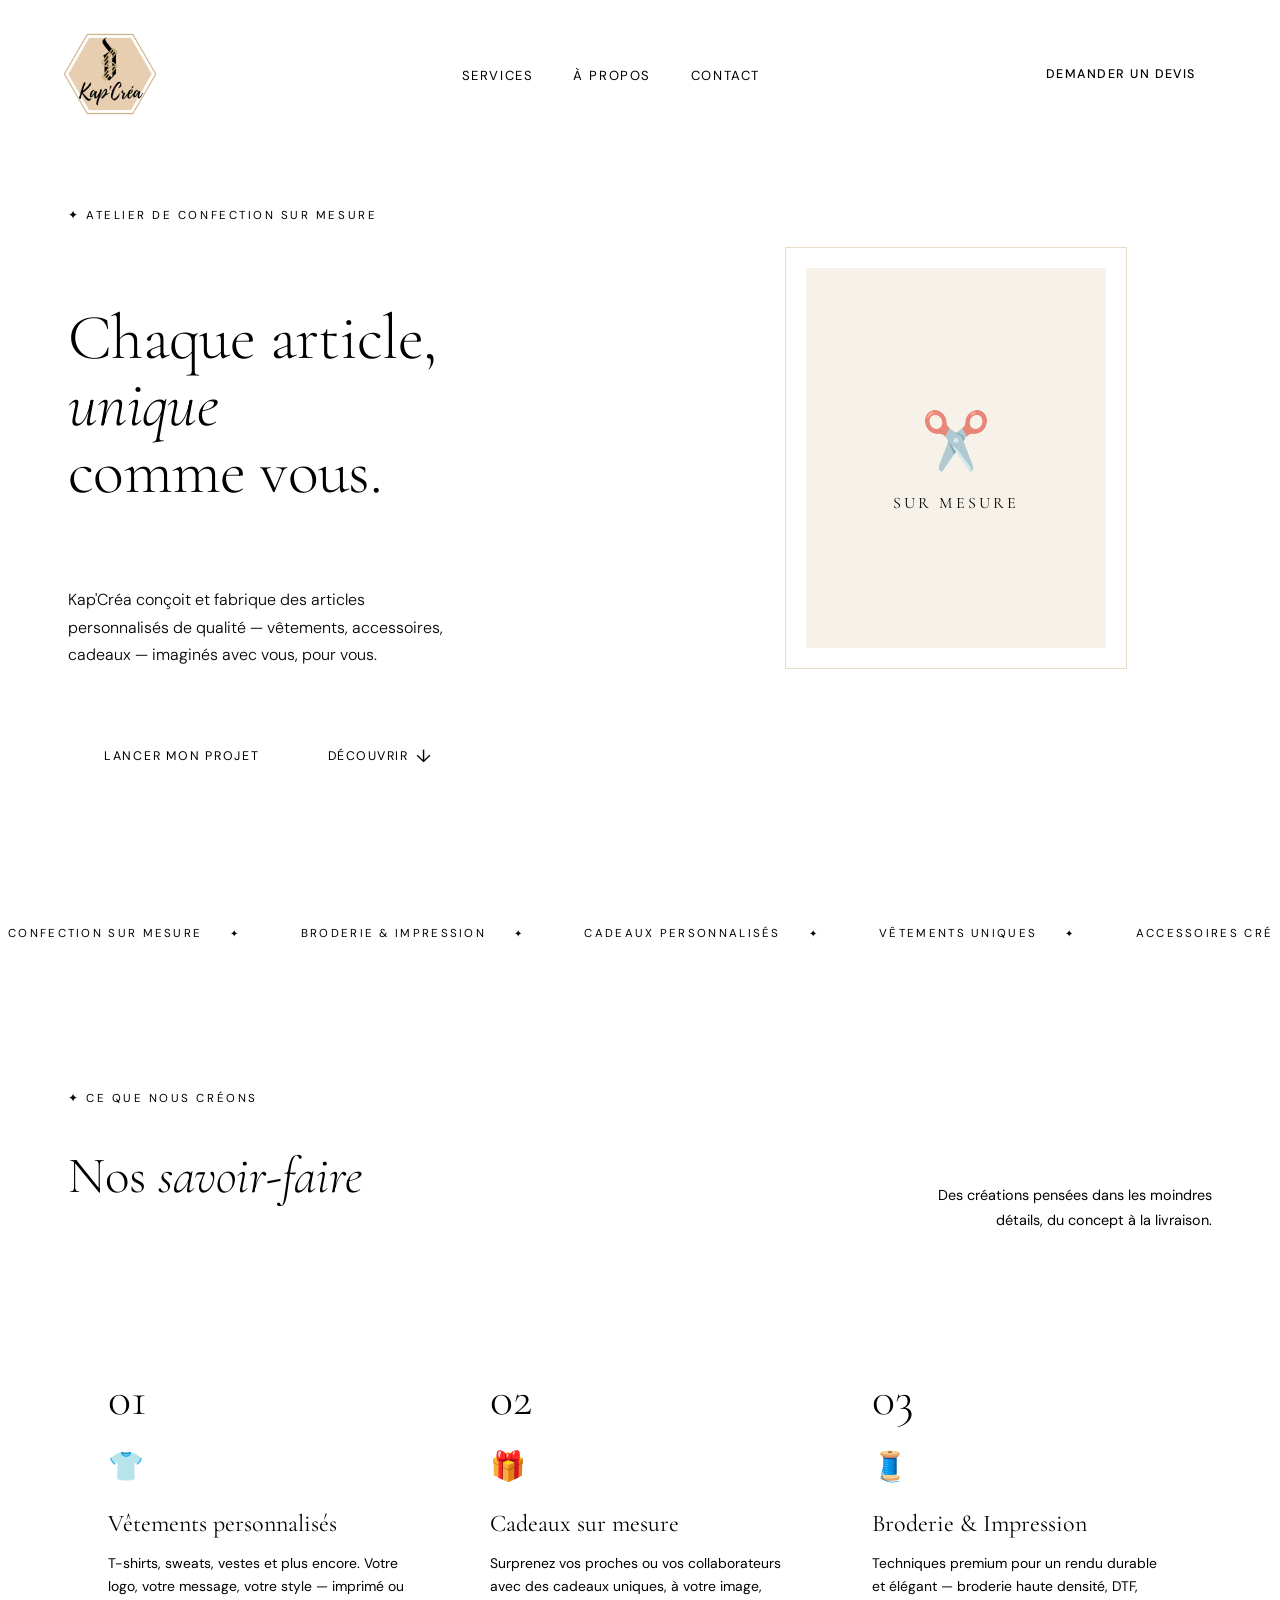
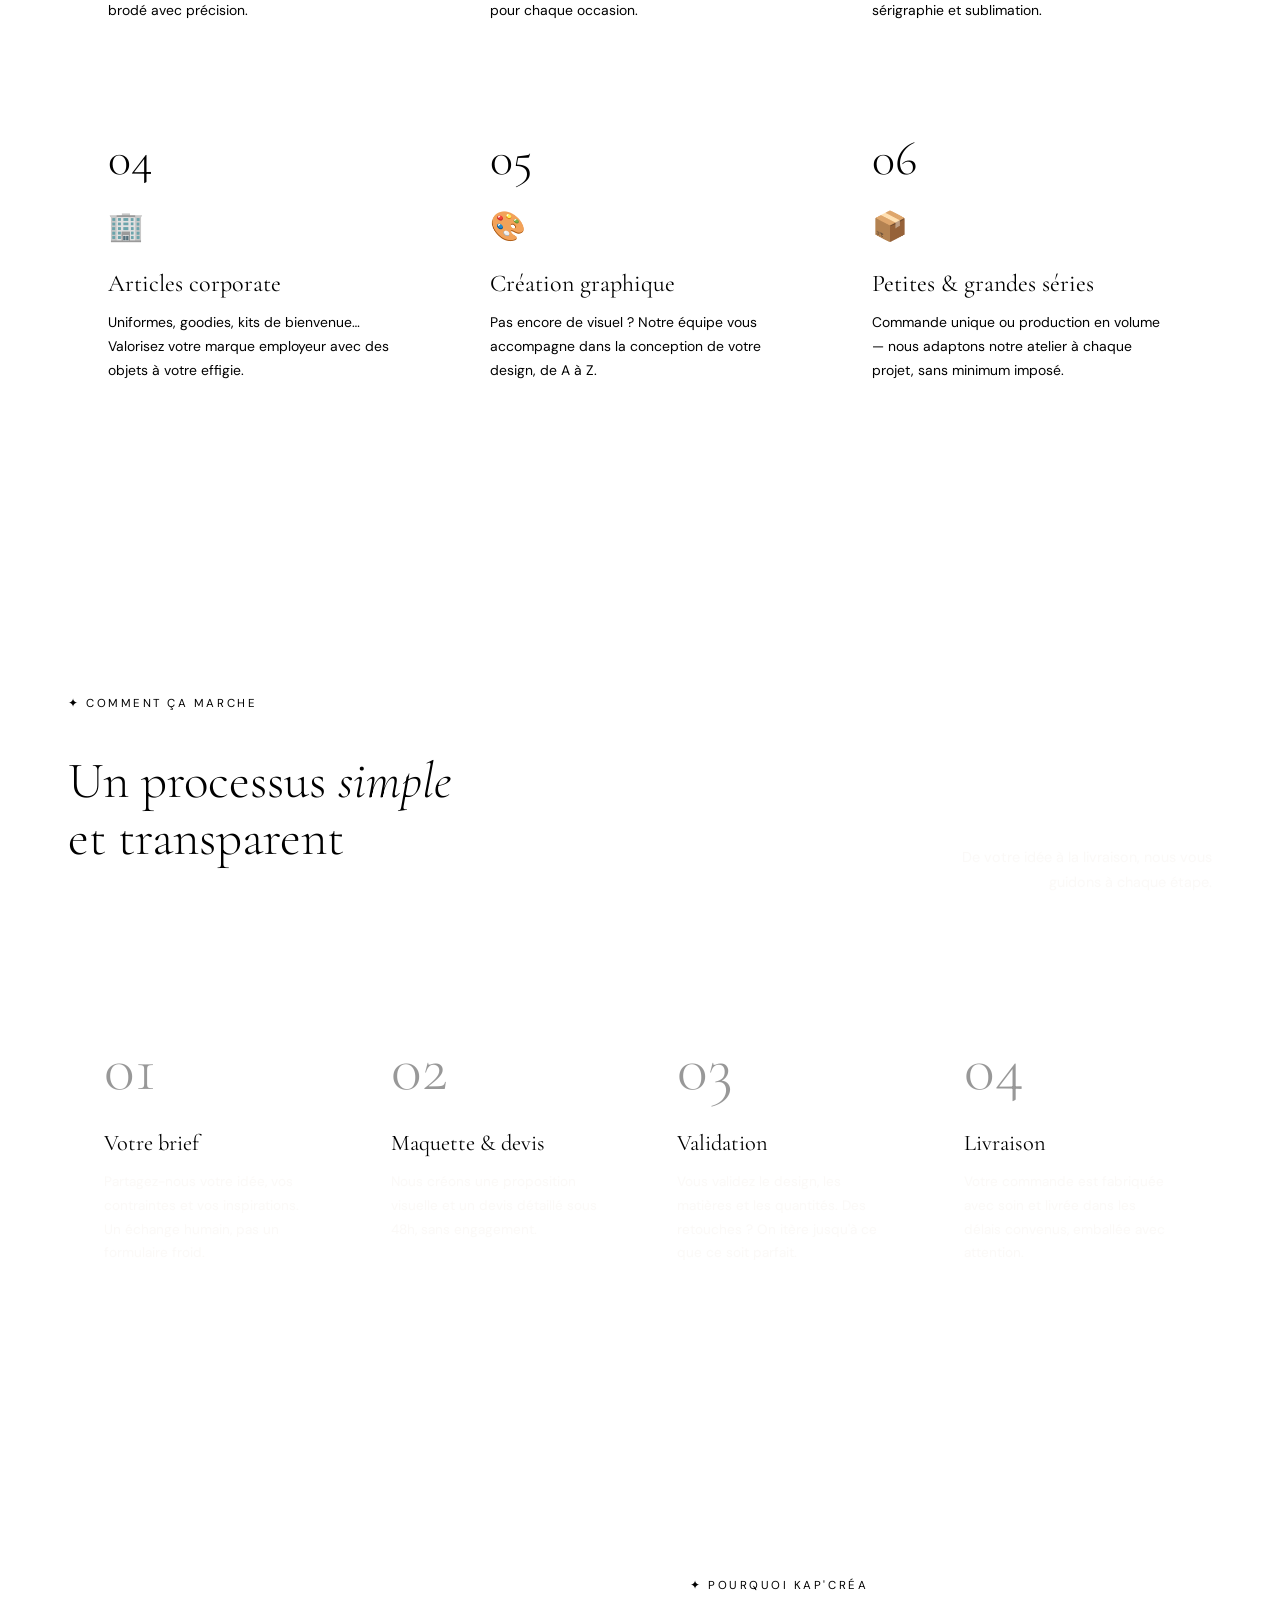
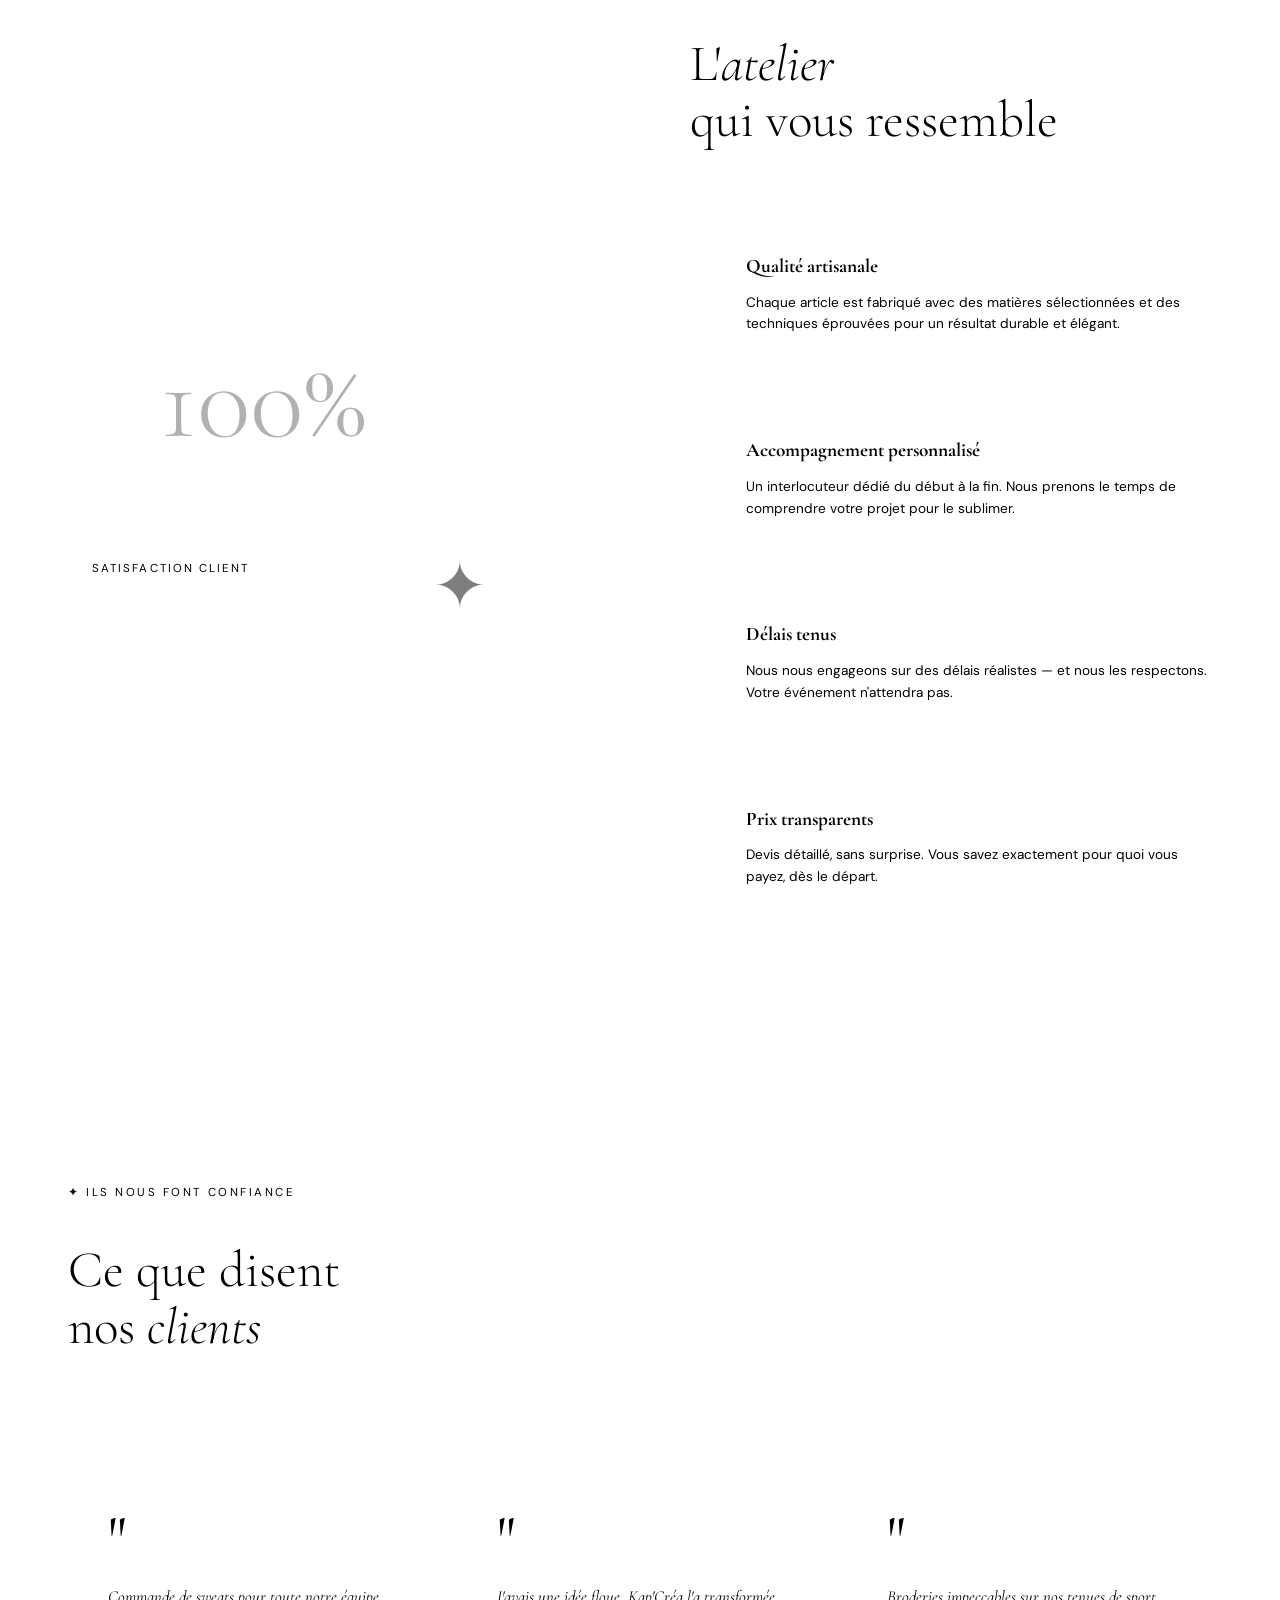
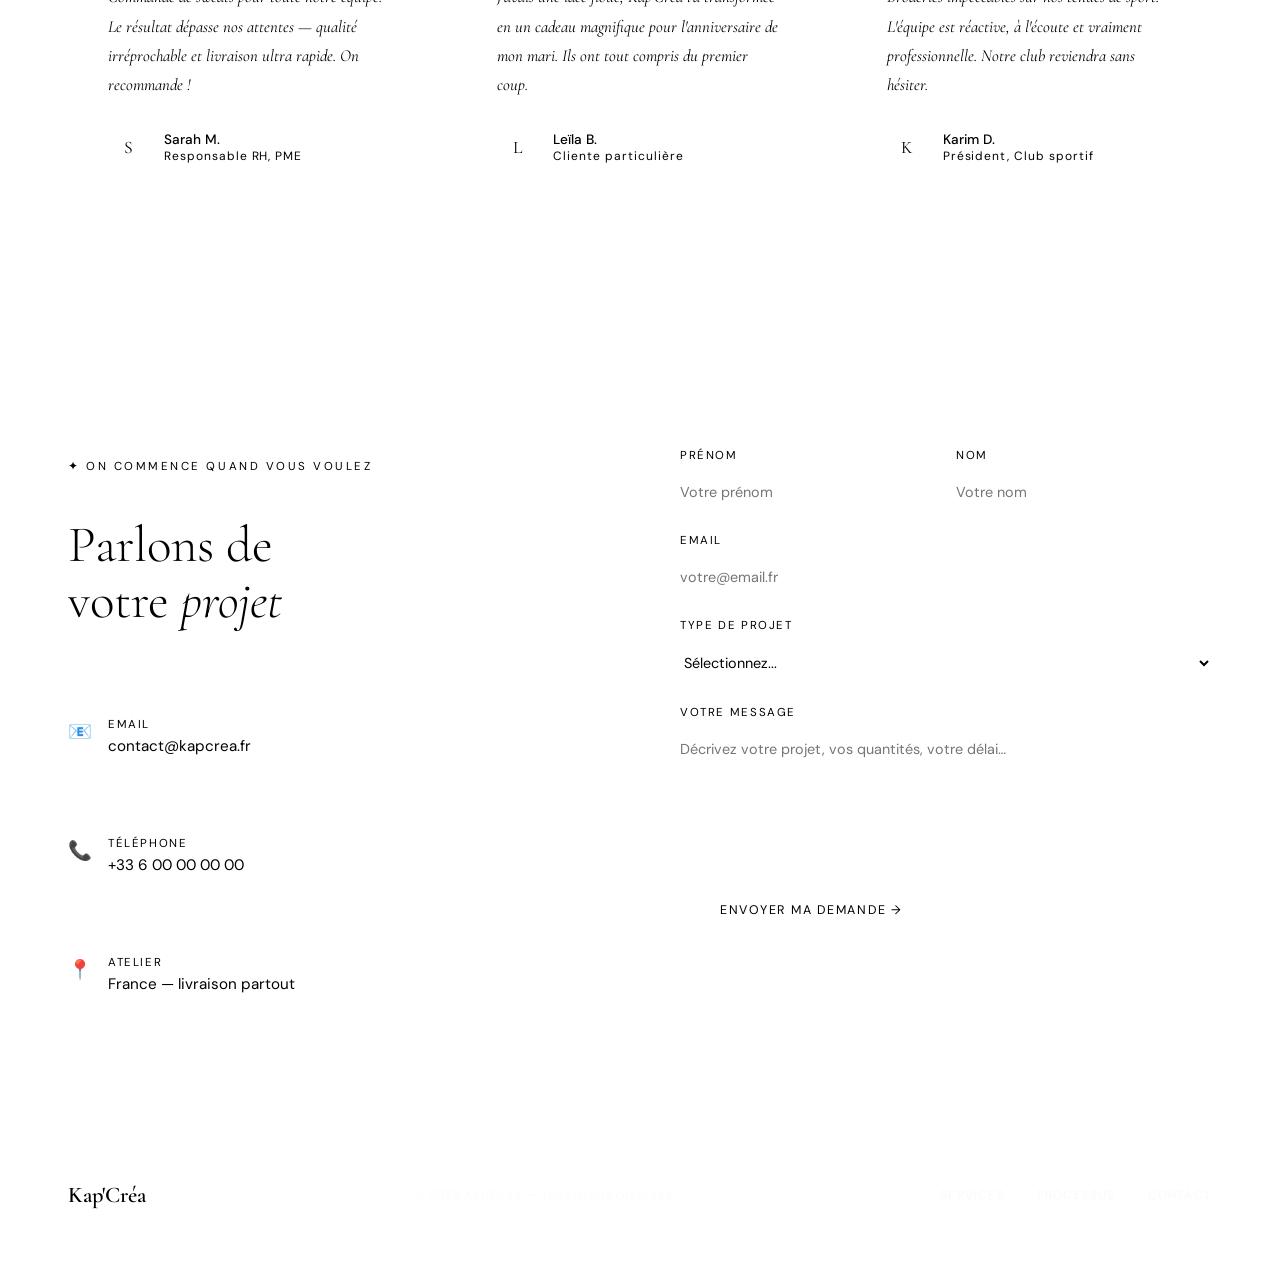
<file: Index.html>
<!DOCTYPE html>

<html lang="fr">
<head>
  <meta charset="UTF-8" />
  <meta name="viewport" content="width=device-width, initial-scale=1.0"/>
  <title>Kap'Créa — Articles Personnalisés</title>
  <link href="https://fonts.googleapis.com/css2?family=Cormorant+Garamond:ital,wght@0,300;0,400;0,600;1,300;1,400&family=DM+Sans:wght@300;400;500&display=swap" rel="stylesheet"/>
<link rel="stylesheet" href="style.css">
</head>
<body>

<!-- CURSOR -->

<div id="cursor"></div>

<!-- NAV -->

<nav id="navbar">
  <a href="index.html" class="nav-logo">
  <img src="logo-kapcrea.png" alt="Logo Kap'Créa" style="height: 100px; width: auto; vertical-align: middle;">
</a>
  <ul class="nav-links">
    <li><a href="services.html">Services</a></li>
    <li><a href="propos.html">À propos</a></li>
    <li><a href="contact.html">Contact</a></li>
  </ul>
  <a href="contact.html" class="nav-cta">Demander un devis</a>
</nav>

<!-- HERO -->

<section id="hero">
  <div class="hero-left">
    <p class="hero-tag">✦ Atelier de confection sur mesure</p>
    <h1 class="hero-title">
      Chaque article,<br><em>unique</em><br>comme vous.
    </h1>
    <p class="hero-subtitle">
      Kap'Créa conçoit et fabrique des articles personnalisés de qualité — vêtements, accessoires, cadeaux — imaginés avec vous, pour vous.
    </p>
    <div class="hero-actions">
      <a href="#contact" class="btn-primary">Lancer mon projet</a>
      <a href="#services" class="btn-ghost">Découvrir <span>↓</span></a>
    </div>
  </div>
  <div class="hero-right">
    <div class="hero-visual">
      <div class="hero-shape-outer">
        <div class="hero-shape-inner">
          <div class="hero-icon">✂️</div>
          <div class="hero-shape-label">Sur mesure</div>
        </div>
      </div>
    </div>
    <div class="hero-dots">
      <div class="hero-dot"></div><div class="hero-dot"></div><div class="hero-dot"></div><div class="hero-dot"></div><div class="hero-dot"></div>
      <div class="hero-dot"></div><div class="hero-dot"></div><div class="hero-dot"></div><div class="hero-dot"></div><div class="hero-dot"></div>
      <div class="hero-dot"></div><div class="hero-dot"></div><div class="hero-dot"></div><div class="hero-dot"></div><div class="hero-dot"></div>
      <div class="hero-dot"></div><div class="hero-dot"></div><div class="hero-dot"></div><div class="hero-dot"></div><div class="hero-dot"></div>
    </div>
  </div>
</section>

<!-- MARQUEE -->

<div class="marquee-section">
  <div class="marquee-track">
    <div class="marquee-item">Confection sur mesure <span class="marquee-dot">✦</span></div>
    <div class="marquee-item">Broderie & Impression <span class="marquee-dot">✦</span></div>
    <div class="marquee-item">Cadeaux personnalisés <span class="marquee-dot">✦</span></div>
    <div class="marquee-item">Vêtements uniques <span class="marquee-dot">✦</span></div>
    <div class="marquee-item">Accessoires créatifs <span class="marquee-dot">✦</span></div>
    <div class="marquee-item">Livraison soignée <span class="marquee-dot">✦</span></div>
    <!-- Duplicate for infinite loop -->
    <div class="marquee-item">Confection sur mesure <span class="marquee-dot">✦</span></div>
    <div class="marquee-item">Broderie & Impression <span class="marquee-dot">✦</span></div>
    <div class="marquee-item">Cadeaux personnalisés <span class="marquee-dot">✦</span></div>
    <div class="marquee-item">Vêtements uniques <span class="marquee-dot">✦</span></div>
    <div class="marquee-item">Accessoires créatifs <span class="marquee-dot">✦</span></div>
    <div class="marquee-item">Livraison soignée <span class="marquee-dot">✦</span></div>
  </div>
</div>

<!-- SERVICES -->

<section id="services">
  <div class="section-header reveal">
    <div>
      <p class="section-tag">✦ Ce que nous créons</p>
      <h2 class="section-title">Nos <em>savoir-faire</em></h2>
    </div>
    <p class="section-desc">Des créations pensées dans les moindres détails, du concept à la livraison.</p>
  </div>
  <div class="services-grid reveal">
    <div class="service-card">
      <div class="service-num">01</div>
      <div class="service-icon">👕</div>
      <h3 class="service-name">Vêtements personnalisés</h3>
      <p class="service-text">T-shirts, sweats, vestes et plus encore. Votre logo, votre message, votre style — imprimé ou brodé avec précision.</p>
    </div>
    <div class="service-card">
      <div class="service-num">02</div>
      <div class="service-icon">🎁</div>
      <h3 class="service-name">Cadeaux sur mesure</h3>
      <p class="service-text">Surprenez vos proches ou vos collaborateurs avec des cadeaux uniques, à votre image, pour chaque occasion.</p>
    </div>
    <div class="service-card">
      <div class="service-num">03</div>
      <div class="service-icon">🧵</div>
      <h3 class="service-name">Broderie & Impression</h3>
      <p class="service-text">Techniques premium pour un rendu durable et élégant — broderie haute densité, DTF, sérigraphie et sublimation.</p>
    </div>
    <div class="service-card">
      <div class="service-num">04</div>
      <div class="service-icon">🏢</div>
      <h3 class="service-name">Articles corporate</h3>
      <p class="service-text">Uniformes, goodies, kits de bienvenue… Valorisez votre marque employeur avec des objets à votre effigie.</p>
    </div>
    <div class="service-card">
      <div class="service-num">05</div>
      <div class="service-icon">🎨</div>
      <h3 class="service-name">Création graphique</h3>
      <p class="service-text">Pas encore de visuel ? Notre équipe vous accompagne dans la conception de votre design, de A à Z.</p>
    </div>
    <div class="service-card">
      <div class="service-num">06</div>
      <div class="service-icon">📦</div>
      <h3 class="service-name">Petites & grandes séries</h3>
      <p class="service-text">Commande unique ou production en volume — nous adaptons notre atelier à chaque projet, sans minimum imposé.</p>
    </div>
  </div>
</section>

<!-- PROCESS -->

<section id="process">
  <div class="section-header reveal">
    <div>
      <p class="section-tag">✦ Comment ça marche</p>
      <h2 class="section-title">Un processus <em>simple</em><br>et transparent</h2>
    </div>
    <p class="section-desc" style="color:rgba(247,244,239,0.5)">De votre idée à la livraison, nous vous guidons à chaque étape.</p>
  </div>
  <div class="process-steps reveal">
    <div class="step">
      <div class="step-num">01</div>
      <h3 class="step-title">Votre brief</h3>
      <p class="step-text">Partagez-nous votre idée, vos contraintes et vos inspirations. Un échange humain, pas un formulaire froid.</p>
    </div>
    <div class="step">
      <div class="step-num">02</div>
      <h3 class="step-title">Maquette & devis</h3>
      <p class="step-text">Nous créons une proposition visuelle et un devis détaillé sous 48h, sans engagement.</p>
    </div>
    <div class="step">
      <div class="step-num">03</div>
      <h3 class="step-title">Validation</h3>
      <p class="step-text">Vous validez le design, les matières et les quantités. Des retouches ? On itère jusqu'à ce que ce soit parfait.</p>
    </div>
    <div class="step">
      <div class="step-num">04</div>
      <h3 class="step-title">Livraison</h3>
      <p class="step-text">Votre commande est fabriquée avec soin et livrée dans les délais convenus, emballée avec attention.</p>
    </div>
  </div>
</section>

<!-- POURQUOI -->

<section id="pourquoi">
  <div class="pourquoi-visual reveal">
    <div class="pourquoi-box pourquoi-box-1">
      <span class="pourquoi-big-num">100%</span>
      <span class="pourquoi-stat-label">Satisfaction client</span>
    </div>
    <div class="pourquoi-box pourquoi-box-2">
      <span class="pourquoi-big-num" style="font-size:4rem; opacity:0.5">✦</span>
    </div>
  </div>
  <div class="reveal">
    <p class="section-tag">✦ Pourquoi Kap'Créa</p>
    <h2 class="section-title" style="margin-bottom: 48px;">L'<em>atelier</em><br>qui vous ressemble</h2>
    <div class="pourquoi-items">
      <div class="pourquoi-item">
        <div class="pourquoi-check">✓</div>
        <div>
          <h4 class="pourquoi-item-title">Qualité artisanale</h4>
          <p class="pourquoi-item-text">Chaque article est fabriqué avec des matières sélectionnées et des techniques éprouvées pour un résultat durable et élégant.</p>
        </div>
      </div>
      <div class="pourquoi-item">
        <div class="pourquoi-check">✓</div>
        <div>
          <h4 class="pourquoi-item-title">Accompagnement personnalisé</h4>
          <p class="pourquoi-item-text">Un interlocuteur dédié du début à la fin. Nous prenons le temps de comprendre votre projet pour le sublimer.</p>
        </div>
      </div>
      <div class="pourquoi-item">
        <div class="pourquoi-check">✓</div>
        <div>
          <h4 class="pourquoi-item-title">Délais tenus</h4>
          <p class="pourquoi-item-text">Nous nous engageons sur des délais réalistes — et nous les respectons. Votre événement n'attendra pas.</p>
        </div>
      </div>
      <div class="pourquoi-item">
        <div class="pourquoi-check">✓</div>
        <div>
          <h4 class="pourquoi-item-title">Prix transparents</h4>
          <p class="pourquoi-item-text">Devis détaillé, sans surprise. Vous savez exactement pour quoi vous payez, dès le départ.</p>
        </div>
      </div>
    </div>
  </div>
</section>

<!-- TEMOIGNAGES -->

<section id="temoignages">
  <div class="section-header reveal">
    <div>
      <p class="section-tag">✦ Ils nous font confiance</p>
      <h2 class="section-title">Ce que disent<br>nos <em>clients</em></h2>
    </div>
  </div>
  <div class="temoignages-grid reveal">
    <div class="temoignage-card">
      <div class="temo-quote">"</div>
      <p class="temo-text">Commande de sweats pour toute notre équipe. Le résultat dépasse nos attentes — qualité irréprochable et livraison ultra rapide. On recommande !</p>
      <div class="temo-author">
        <div class="temo-avatar">S</div>
        <div>
          <div class="temo-name">Sarah M.</div>
          <div class="temo-role">Responsable RH, PME</div>
        </div>
      </div>
    </div>
    <div class="temoignage-card">
      <div class="temo-quote">"</div>
      <p class="temo-text">J'avais une idée floue, Kap'Créa l'a transformée en un cadeau magnifique pour l'anniversaire de mon mari. Ils ont tout compris du premier coup.</p>
      <div class="temo-author">
        <div class="temo-avatar">L</div>
        <div>
          <div class="temo-name">Leïla B.</div>
          <div class="temo-role">Cliente particulière</div>
        </div>
      </div>
    </div>
    <div class="temoignage-card">
      <div class="temo-quote">"</div>
      <p class="temo-text">Broderies impeccables sur nos tenues de sport. L'équipe est réactive, à l'écoute et vraiment professionnelle. Notre club reviendra sans hésiter.</p>
      <div class="temo-author">
        <div class="temo-avatar">K</div>
        <div>
          <div class="temo-name">Karim D.</div>
          <div class="temo-role">Président, Club sportif</div>
        </div>
      </div>
    </div>
  </div>
</section>

<!-- CONTACT -->

<section id="contact">
  <div class="contact-info reveal">
    <p class="section-tag">✦ On commence quand vous voulez</p>
    <h2 class="section-title">Parlons de<br>votre <em>projet</em></h2>
    <div class="contact-detail">
      <div class="contact-detail-icon">📧</div>
      <div>
        <div class="contact-detail-label">Email</div>
        <div class="contact-detail-val">contact@kapcrea.fr</div>
      </div>
    </div>
    <div class="contact-detail">
      <div class="contact-detail-icon">📞</div>
      <div>
        <div class="contact-detail-label">Téléphone</div>
        <div class="contact-detail-val">+33 6 00 00 00 00</div>
      </div>
    </div>
    <div class="contact-detail">
      <div class="contact-detail-icon">📍</div>
      <div>
        <div class="contact-detail-label">Atelier</div>
        <div class="contact-detail-val">France — livraison partout</div>
      </div>
    </div>
  </div>
  <div class="contact-form reveal">
    <div class="form-row">
      <div class="form-group">
        <label>Prénom</label>
        <input type="text" placeholder="Votre prénom"/>
      </div>
      <div class="form-group">
        <label>Nom</label>
        <input type="text" placeholder="Votre nom"/>
      </div>
    </div>
    <div class="form-group">
      <label>Email</label>
      <input type="email" placeholder="votre@email.fr"/>
    </div>
    <div class="form-group">
      <label>Type de projet</label>
      <select>
        <option value="">Sélectionnez...</option>
        <option>Vêtements personnalisés</option>
        <option>Cadeaux sur mesure</option>
        <option>Articles corporate</option>
        <option>Broderie / Impression</option>
        <option>Autre</option>
      </select>
    </div>
    <div class="form-group">
      <label>Votre message</label>
      <textarea placeholder="Décrivez votre projet, vos quantités, votre délai…"></textarea>
    </div>
    <button class="form-submit">Envoyer ma demande →</button>
  </div>
</section>

<!-- FOOTER -->

<footer>
  <div class="footer-logo">Kap'<span>Créa</span></div>
  <p class="footer-copy">© 2025 Kap'Créa — Tous droits réservés</p>
  <div class="footer-links">
    <a href="#services">Services</a>
    <a href="#process">Processus</a>
    <a href="#contact">Contact</a>
  </div>
</footer>

<script>
  // Cursor
  const cursor = document.getElementById('cursor');
  document.addEventListener('mousemove', e => {
    cursor.style.left = e.clientX + 'px';
    cursor.style.top = e.clientY + 'px';
  });
  document.querySelectorAll('a, button, .service-card, .step').forEach(el => {
    el.addEventListener('mouseenter', () => cursor.classList.add('grow'));
    el.addEventListener('mouseleave', () => cursor.classList.remove('grow'));
  });

  // Navbar scroll
  const navbar = document.getElementById('navbar');
  window.addEventListener('scroll', () => {
    navbar.classList.toggle('scrolled', window.scrollY > 60);
  });

  // Reveal on scroll
  const reveals = document.querySelectorAll('.reveal');
  const observer = new IntersectionObserver((entries) => {
    entries.forEach(e => {
      if (e.isIntersecting) {
        e.target.classList.add('visible');
        observer.unobserve(e.target);
      }
    });
  }, { threshold: 0.12 });
  reveals.forEach(r => observer.observe(r));

  // Form submit
  document.querySelector('.form-submit').addEventListener('click', function() {
    this.textContent = '✓ Message envoyé !';
    this.style.background = '#C9A96E';
    setTimeout(() => {
      this.textContent = 'Envoyer ma demande →';
      this.style.background = '';
    }, 3000);
  });
</script>

</body>
</html>
</file>
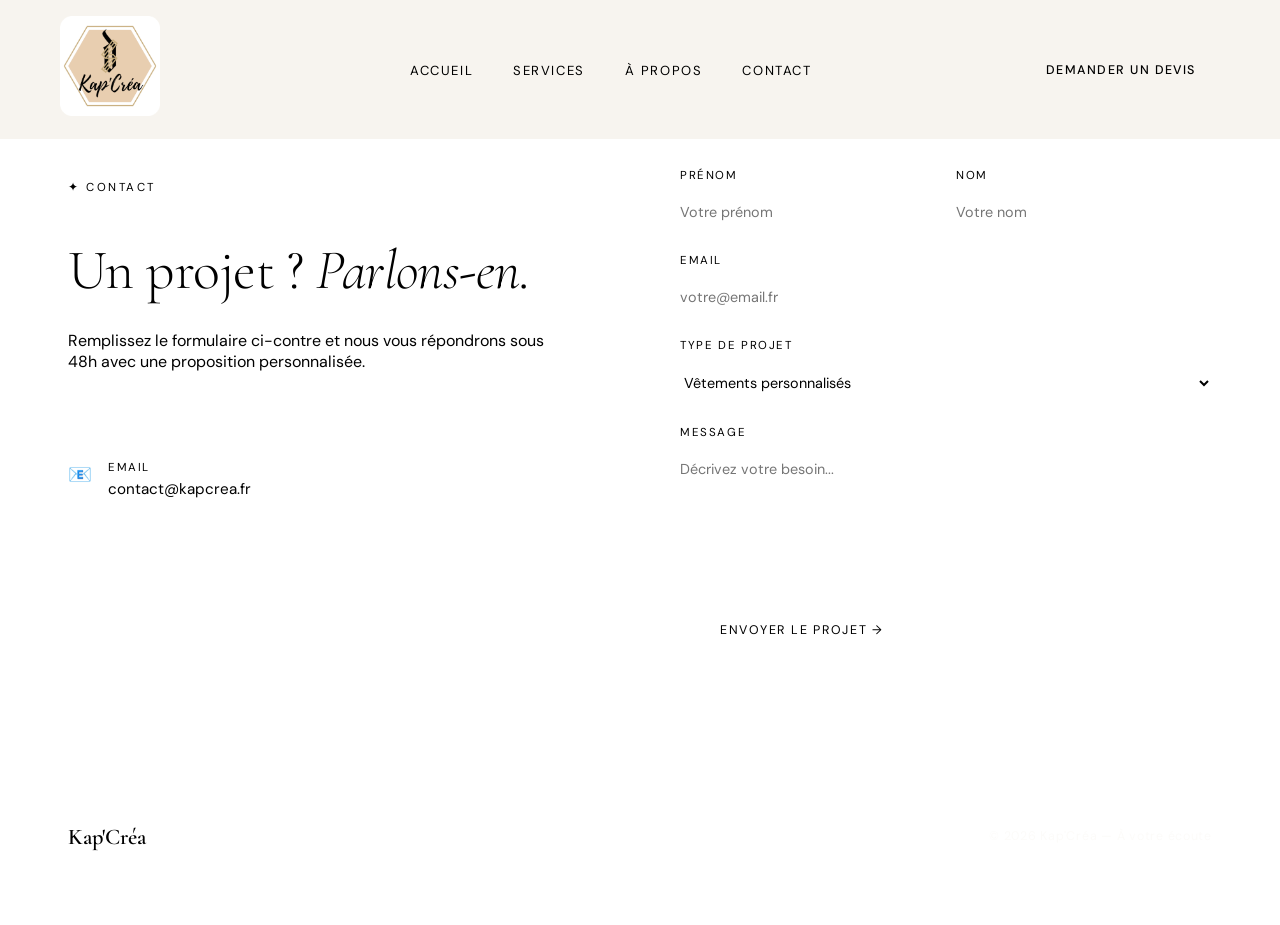
<file: contact.html>
<!DOCTYPE html>
<html lang="fr">
<head>
  <meta charset="UTF-8" />
  <meta name="viewport" content="width=device-width, initial-scale=1.0"/>
  <title>Contact & Devis — Kap'Créa</title>
  <link href="https://fonts.googleapis.com/css2?family=Cormorant+Garamond:ital,wght@0,300;0,400;0,600;1,300;1,400&family=DM+Sans:wght@300;400;500&display=swap" rel="stylesheet"/>
  <link rel="stylesheet" href="style.css">
</head>
<body>

  <nav id="navbar" class="scrolled">
    <a href="index.html" class="nav-logo">
      <img src="logo-kapcrea.png" alt="Logo Kap'Créa" style="height: 100px;">
    </a>
    <ul class="nav-links">
      <li><a href="index.html">Accueil</a></li>
      <li><a href="services.html">Services</a></li>
      <li><a href="propos.html">À propos</a></li>
      <li><a href="contact.html">Contact</a></li>
    </ul>
    <a href="contact.html" class="nav-cta">Demander un devis</a>
  </nav>

  <section id="contact" style="padding: 160px 60px 100px;">
    <div class="contact-info">
      <p class="section-tag">✦ Contact</p>
      <h1 class="hero-title" style="font-size: 3.5rem; margin-bottom: 30px;">Un projet ? <em>Parlons-en.</em></h1>
      <p style="color: var(--warm-gray); margin-bottom: 40px;">Remplissez le formulaire ci-contre et nous vous répondrons sous 48h avec une proposition personnalisée.</p>
      
      <div class="contact-detail">
        <div class="contact-detail-icon">📧</div>
        <div>
          <div class="contact-detail-label">Email</div>
          <div class="contact-detail-val">contact@kapcrea.fr</div>
        </div>
      </div>
    </div>

    <form name="contact-pro" method="POST" data-netlify="true" class="contact-form">
      <div class="form-row">
        <div class="form-group">
          <label>Prénom</label>
          <input type="text" name="prenom" required placeholder="Votre prénom"/>
        </div>
        <div class="form-group">
          <label>Nom</label>
          <input type="text" name="nom" required placeholder="Votre nom"/>
        </div>
      </div>
      <div class="form-group">
        <label>Email</label>
        <input type="email" name="email" required placeholder="votre@email.fr"/>
      </div>
      <div class="form-group">
        <label>Type de projet</label>
        <select name="type_projet">
          <option>Vêtements personnalisés</option>
          <option>Cadeaux sur mesure</option>
          <option>Broderie / Impression</option>
          <option>Autre</option>
        </select>
      </div>
      <div class="form-group">
        <label>Message</label>
        <textarea name="message" required placeholder="Décrivez votre besoin..."></textarea>
      </div>
      <button type="submit" class="form-submit">Envoyer le projet →</button>
    </form>
  </section>

  <footer style="background: var(--charcoal); color: var(--cream); padding: 60px; display: flex; justify-content: space-between; align-items: center;">
    <div class="footer-logo">Kap'<span>Créa</span></div>
    <p class="footer-copy">© 2026 Kap'Créa — À votre écoute</p>
  </footer>

</body>
</html>
</file>
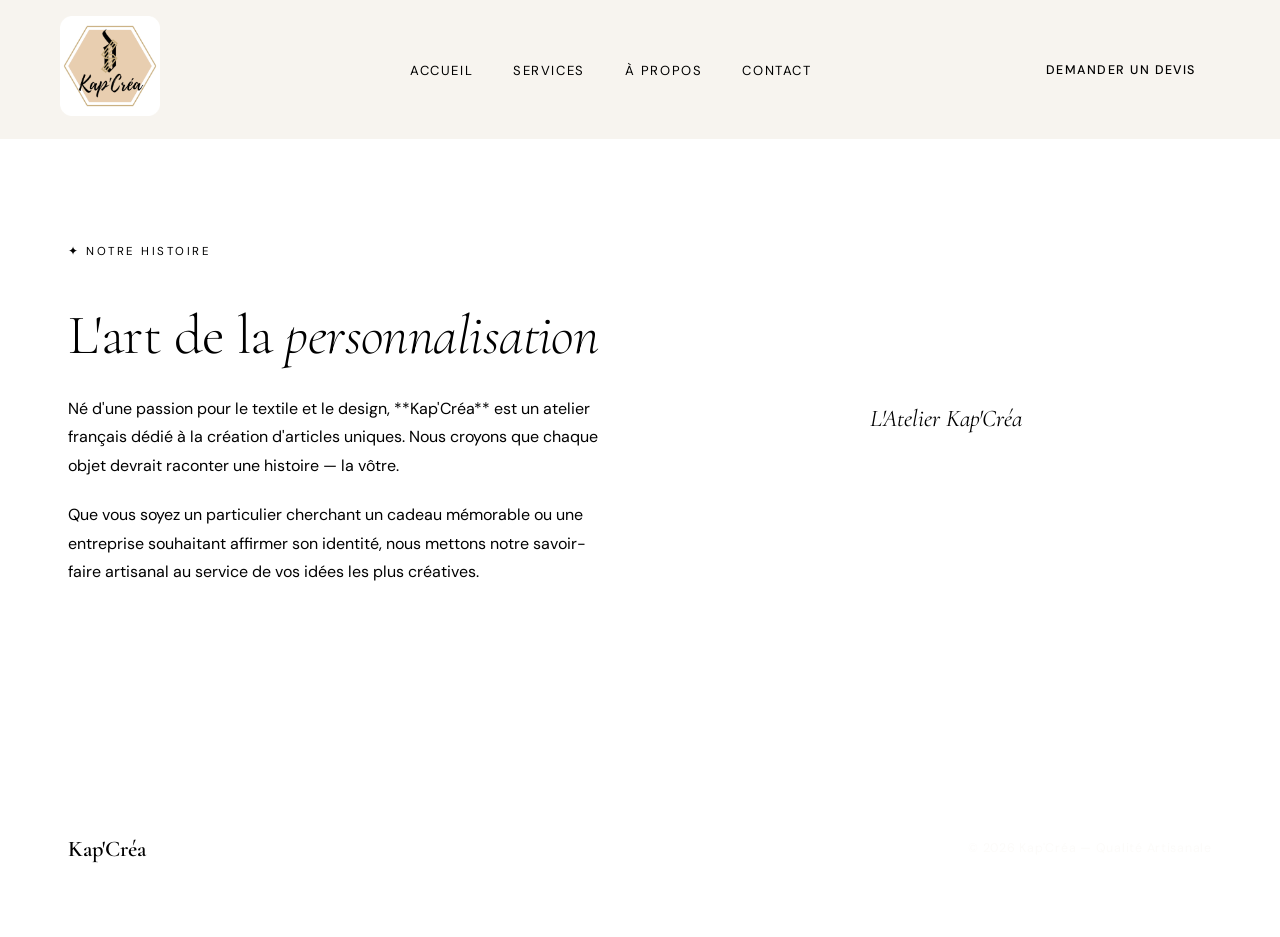
<file: propos.html>
<!DOCTYPE html>
<html lang="fr">
<head>
  <meta charset="UTF-8" />
  <meta name="viewport" content="width=device-width, initial-scale=1.0"/>
  <title>À Propos — Kap'Créa</title>
  <link href="https://fonts.googleapis.com/css2?family=Cormorant+Garamond:ital,wght@0,300;0,400;0,600;1,300;1,400&family=DM+Sans:wght@300;400;500&display=swap" rel="stylesheet"/>
  <link rel="stylesheet" href="style.css">
</head>
<body>

  <nav id="navbar" class="scrolled">
    <a href="index.html" class="nav-logo">
      <img src="logo-kapcrea.png" alt="Logo Kap'Créa" style="height: 100px;">
    </a>
    <ul class="nav-links">
      <li><a href="index.html">Accueil</a></li>
      <li><a href="services.html">Services</a></li>
      <li><a href="propos.html">À propos</a></li>
      <li><a href="contact.html">Contact</a></li>
    </ul>
    <a href="contact.html" class="nav-cta">Demander un devis</a>
  </nav>

  <section style="padding: 160px 60px 100px; max-width: 1200px; margin: 0 auto;">
    <div style="display: grid; grid-template-columns: 1fr 1fr; gap: 80px; align-items: center;">
      <div>
        <p class="section-tag">✦ Notre Histoire</p>
        <h1 class="hero-title" style="font-size: 3.5rem; margin-bottom: 30px;">L'art de la <em>personnalisation</em></h1>
        <p style="line-height: 1.8; color: var(--warm-gray); margin-bottom: 20px;">
          Né d'une passion pour le textile et le design, **Kap'Créa** est un atelier français dédié à la création d'articles uniques. Nous croyons que chaque objet devrait raconter une histoire — la vôtre.
        </p>
        <p style="line-height: 1.8; color: var(--warm-gray);">
          Que vous soyez un particulier cherchant un cadeau mémorable ou une entreprise souhaitant affirmer son identité, nous mettons notre savoir-faire artisanal au service de vos idées les plus créatives.
        </p>
      </div>
      <div style="background: var(--sand); height: 500px; display: flex; align-items: center; justify-content: center; border-radius: 2px;">
         <span style="font-family: 'Cormorant Garamond'; font-style: italic; color: var(--accent); font-size: 1.5rem;">L'Atelier Kap'Créa</span>
      </div>
    </div>
  </section>

  <footer style="background: var(--charcoal); color: var(--cream); padding: 60px; display: flex; justify-content: space-between; align-items: center;">
    <div class="footer-logo">Kap'<span>Créa</span></div>
    <p class="footer-copy">© 2026 Kap'Créa — Qualité Artisanale</p>
  </footer>

</body>
</html>
</file>
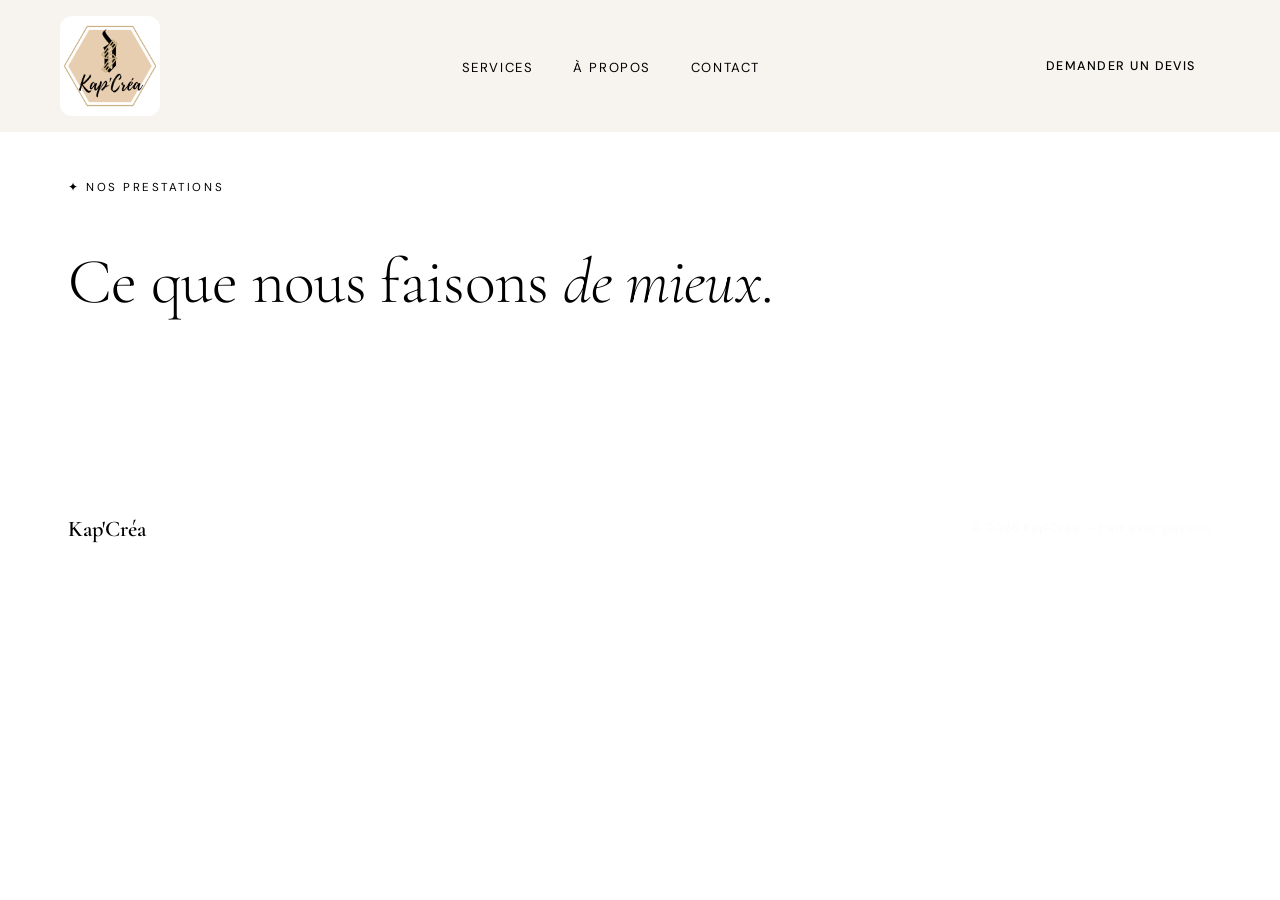
<file: services.html>
<!DOCTYPE html>
<html lang="fr">
<head>
  <meta charset="UTF-8" />
  <meta name="viewport" content="width=device-width, initial-scale=1.0"/>
  <title>Nos Services — Kap'Créa</title>
  <link href="https://fonts.googleapis.com/css2?family=Cormorant+Garamond:ital,wght@0,300;0,400;0,600;1,300;1,400&family=DM+Sans:wght@300;400;500&display=swap" rel="stylesheet"/>
  
<link rel="stylesheet" href="style.css">
</head>
<body>

  <nav id="navbar" class="scrolled"> 
    <a href="index.html" class="nav-logo">
  <img src="logo-kapcrea.png" alt="Logo Kap'Créa" style="height: 100px; width: auto; vertical-align: middle;">
</a>
    <ul class="nav-links">
      <li><a href="services.html">Services</a></li>
      <li><a href="propos.html">À propos</a></li>
      <li><a href="contact.html">Contact</a></li>
    </ul>
    <a href="contact.html" class="nav-cta">Demander un devis</a>
  </nav>

  <section style="padding: 160px 60px 80px;">
    <p class="section-tag">✦ Nos prestations</p>
    <h1 class="hero-title">Ce que nous faisons <em>de mieux</em>.</h1>
    
    </section>

  <footer>
    <div class="footer-logo">Kap'<span>Créa</span></div>
    <p class="footer-copy">© 2026 Kap'Créa — Fait avec passion</p>
  </footer>

</body>
</html>
</file>
<file: style.css>
<style>
    *, *::before, *::after { box-sizing: border-box; margin: 0; padding: 0; }

```
:root {
  --cream: #F7F4EF;
  --sand: #E8E0D3;
  --charcoal: #1C1C1C;
  --warm-gray: #6B6560;
  --accent: #C9A96E;
  --accent-light: #E8D5B0;
  --white: #FFFFFF;
}

html { scroll-behavior: smooth; }

body {
  font-family: 'DM Sans', sans-serif;
  background: var(--cream);
  color: var(--charcoal);
  overflow-x: hidden;
}

/* ── NAV ── */
nav {
  position: fixed; top: 0; left: 0; right: 0;
  z-index: 100;
  display: flex; align-items: center; justify-content: space-between;
  padding: 24px 60px;
  background: transparent;
  transition: background 0.4s ease, padding 0.4s ease;
}
nav.scrolled {
  background: rgba(247,244,239,0.95);
  backdrop-filter: blur(12px);
  padding: 16px 60px;
  border-bottom: 1px solid var(--sand);
}
.nav-logo {
  font-family: 'Cormorant Garamond', serif;
  font-size: 1.6rem;
  font-weight: 600;
  letter-spacing: 0.02em;
  color: var(--charcoal);
  text-decoration: none;
}
.nav-logo span { color: var(--accent); }
.nav-links {
  display: flex; gap: 40px; list-style: none;
}
.nav-links a {
  font-size: 0.82rem;
  font-weight: 400;
  letter-spacing: 0.12em;
  text-transform: uppercase;
  color: var(--charcoal);
  text-decoration: none;
  position: relative;
}
.nav-links a::after {
  content: '';
  position: absolute;
  bottom: -3px; left: 0;
  width: 0; height: 1px;
  background: var(--accent);
  transition: width 0.3s ease;
}
.nav-links a:hover::after { width: 100%; }

.nav-cta {
  font-size: 0.78rem;
  font-weight: 500;
  letter-spacing: 0.12em;
  text-transform: uppercase;
  color: var(--charcoal);
  text-decoration: none;
  border: 1px solid var(--charcoal);
  padding: 10px 24px;
  transition: background 0.3s ease, color 0.3s ease;
}
.nav-cta:hover { background: var(--charcoal); color: var(--cream); }

/* ── HERO ── */
#hero {
  min-height: 100vh;
  display: grid;
  grid-template-columns: 1fr 1fr;
  position: relative;
  overflow: hidden;
}
.hero-left {
  display: flex;
  flex-direction: column;
  justify-content: center;
  padding: 140px 60px 80px;
}
.hero-tag {
  font-size: 0.72rem;
  letter-spacing: 0.22em;
  text-transform: uppercase;
  color: var(--accent);
  margin-bottom: 28px;
  opacity: 0;
  animation: fadeUp 0.8s ease 0.2s forwards;
}
.hero-title {
  font-family: 'Cormorant Garamond', serif;
  font-size: clamp(3rem, 5vw, 5.5rem);
  font-weight: 300;
  line-height: 1.05;
  letter-spacing: -0.01em;
  opacity: 0;
  animation: fadeUp 0.9s ease 0.4s forwards;
}
.hero-title em {
  font-style: italic;
  color: var(--accent);
}
.hero-subtitle {
  font-size: 1rem;
  font-weight: 300;
  color: var(--warm-gray);
  line-height: 1.7;
  max-width: 400px;
  margin-top: 28px;
  opacity: 0;
  animation: fadeUp 0.9s ease 0.6s forwards;
}
.hero-actions {
  display: flex; align-items: center; gap: 32px;
  margin-top: 48px;
  opacity: 0;
  animation: fadeUp 0.9s ease 0.8s forwards;
}
.btn-primary {
  background: var(--charcoal);
  color: var(--cream);
  font-size: 0.78rem;
  letter-spacing: 0.14em;
  text-transform: uppercase;
  text-decoration: none;
  padding: 16px 36px;
  transition: background 0.3s ease, transform 0.2s ease;
}
.btn-primary:hover { background: var(--accent); transform: translateY(-2px); }
.btn-ghost {
  font-size: 0.78rem;
  letter-spacing: 0.12em;
  text-transform: uppercase;
  color: var(--warm-gray);
  text-decoration: none;
  display: flex; align-items: center; gap: 8px;
}
.btn-ghost:hover { color: var(--charcoal); }
.btn-ghost span { font-size: 1.1rem; }

.hero-right {
  position: relative;
  background: var(--sand);
  overflow: hidden;
}
.hero-right::before {
  content: '';
  position: absolute;
  inset: 0;
  background: linear-gradient(135deg, var(--sand) 0%, var(--accent-light) 100%);
}
.hero-visual {
  position: absolute;
  inset: 0;
  display: flex;
  align-items: center;
  justify-content: center;
}
.hero-shape-outer {
  width: 340px; height: 420px;
  border: 1px solid rgba(201,169,110,0.4);
  position: relative;
  animation: float 6s ease-in-out infinite;
}
.hero-shape-inner {
  position: absolute;
  top: 20px; left: 20px; right: 20px; bottom: 20px;
  background: rgba(201,169,110,0.15);
  display: flex; align-items: center; justify-content: center;
  flex-direction: column; gap: 16px;
}
.hero-icon { font-size: 3.5rem; opacity: 0.6; }
.hero-shape-label {
  font-family: 'Cormorant Garamond', serif;
  font-size: 1rem;
  letter-spacing: 0.2em;
  text-transform: uppercase;
  color: var(--warm-gray);
}
.hero-dots {
  position: absolute;
  bottom: 60px; right: 60px;
  display: grid;
  grid-template-columns: repeat(5, 1fr);
  gap: 8px;
  opacity: 0.35;
}
.hero-dot {
  width: 4px; height: 4px;
  background: var(--accent);
  border-radius: 50%;
}

/* ── MARQUEE ── */
.marquee-section {
  background: var(--charcoal);
  padding: 18px 0;
  overflow: hidden;
}
.marquee-track {
  display: flex;
  gap: 60px;
  animation: marquee 22s linear infinite;
  white-space: nowrap;
}
.marquee-item {
  font-size: 0.72rem;
  letter-spacing: 0.2em;
  text-transform: uppercase;
  color: var(--accent);
  display: flex; align-items: center; gap: 28px;
  flex-shrink: 0;
}
.marquee-dot { color: var(--warm-gray); font-size: 0.6rem; }

/* ── SERVICES ── */
#services {
  padding: 120px 60px;
}
.section-header {
  display: flex;
  align-items: flex-end;
  justify-content: space-between;
  margin-bottom: 80px;
}
.section-tag {
  font-size: 0.72rem;
  letter-spacing: 0.22em;
  text-transform: uppercase;
  color: var(--accent);
  margin-bottom: 16px;
}
.section-title {
  font-family: 'Cormorant Garamond', serif;
  font-size: clamp(2.2rem, 4vw, 3.5rem);
  font-weight: 300;
  line-height: 1.1;
}
.section-title em { font-style: italic; color: var(--accent); }
.section-desc {
  font-size: 0.9rem;
  color: var(--warm-gray);
  max-width: 280px;
  line-height: 1.7;
  text-align: right;
}

.services-grid {
  display: grid;
  grid-template-columns: repeat(3, 1fr);
  gap: 2px;
  background: var(--sand);
}
.service-card {
  background: var(--cream);
  padding: 48px 40px;
  transition: background 0.3s ease;
  position: relative;
  overflow: hidden;
}
.service-card::after {
  content: '';
  position: absolute;
  bottom: 0; left: 0;
  width: 0; height: 2px;
  background: var(--accent);
  transition: width 0.4s ease;
}
.service-card:hover::after { width: 100%; }
.service-card:hover { background: var(--white); }
.service-num {
  font-family: 'Cormorant Garamond', serif;
  font-size: 3rem;
  font-weight: 300;
  color: var(--accent-light);
  line-height: 1;
  margin-bottom: 24px;
}
.service-icon { font-size: 1.8rem; margin-bottom: 16px; }
.service-name {
  font-family: 'Cormorant Garamond', serif;
  font-size: 1.5rem;
  font-weight: 400;
  margin-bottom: 12px;
}
.service-text {
  font-size: 0.87rem;
  color: var(--warm-gray);
  line-height: 1.7;
}

/* ── PROCESS ── */
#process {
  padding: 120px 60px;
  background: var(--charcoal);
  color: var(--cream);
}
#process .section-title { color: var(--cream); }
#process .section-tag { color: var(--accent); }
#process .section-desc { color: rgba(247,244,239,0.5); }

.process-steps {
  display: grid;
  grid-template-columns: repeat(4, 1fr);
  gap: 2px;
  margin-top: 80px;
  background: rgba(255,255,255,0.05);
}
.step {
  background: var(--charcoal);
  padding: 48px 36px;
  border-top: 1px solid rgba(255,255,255,0.08);
  transition: background 0.3s ease;
}
.step:hover { background: #242424; }
.step-num {
  font-family: 'Cormorant Garamond', serif;
  font-size: 4rem;
  font-weight: 300;
  color: var(--accent);
  opacity: 0.4;
  line-height: 1;
  margin-bottom: 28px;
}
.step-title {
  font-family: 'Cormorant Garamond', serif;
  font-size: 1.4rem;
  font-weight: 400;
  margin-bottom: 12px;
  color: var(--cream);
}
.step-text {
  font-size: 0.85rem;
  color: rgba(247,244,239,0.5);
  line-height: 1.75;
}

/* ── POURQUOI ── */
#pourquoi {
  padding: 120px 60px;
  display: grid;
  grid-template-columns: 1fr 1fr;
  gap: 100px;
  align-items: center;
}
.pourquoi-visual {
  position: relative;
  height: 500px;
}
.pourquoi-box {
  position: absolute;
  background: var(--sand);
}
.pourquoi-box-1 {
  top: 0; left: 0;
  width: 75%; height: 80%;
  display: flex; align-items: center; justify-content: center;
}
.pourquoi-box-2 {
  bottom: 0; right: 0;
  width: 50%; height: 45%;
  background: var(--accent-light);
  display: flex; align-items: center; justify-content: center;
}
.pourquoi-big-num {
  font-family: 'Cormorant Garamond', serif;
  font-size: 7rem;
  font-weight: 300;
  color: var(--accent);
  opacity: 0.3;
}
.pourquoi-stat-label {
  font-size: 0.72rem;
  letter-spacing: 0.18em;
  text-transform: uppercase;
  color: var(--warm-gray);
  position: absolute;
  bottom: 24px; left: 24px;
}

.pourquoi-items { display: flex; flex-direction: column; gap: 0; }
.pourquoi-item {
  padding: 32px 0;
  border-bottom: 1px solid var(--sand);
  display: flex; gap: 24px; align-items: flex-start;
}
.pourquoi-item:first-child { border-top: 1px solid var(--sand); }
.pourquoi-check {
  width: 32px; height: 32px;
  background: var(--accent);
  flex-shrink: 0;
  display: flex; align-items: center; justify-content: center;
  color: white;
  font-size: 0.8rem;
}
.pourquoi-item-title {
  font-family: 'Cormorant Garamond', serif;
  font-size: 1.2rem;
  margin-bottom: 6px;
}
.pourquoi-item-text {
  font-size: 0.85rem;
  color: var(--warm-gray);
  line-height: 1.6;
}

/* ── TEMOIGNAGES ── */
#temoignages {
  padding: 120px 60px;
  background: var(--sand);
}
.temoignages-grid {
  display: grid;
  grid-template-columns: repeat(3, 1fr);
  gap: 24px;
  margin-top: 80px;
}
.temoignage-card {
  background: var(--cream);
  padding: 40px;
  position: relative;
}
.temo-quote {
  font-family: 'Cormorant Garamond', serif;
  font-size: 4rem;
  color: var(--accent);
  line-height: 0.7;
  margin-bottom: 20px;
}
.temo-text {
  font-size: 0.95rem;
  line-height: 1.75;
  color: var(--charcoal);
  margin-bottom: 28px;
  font-style: italic;
  font-family: 'Cormorant Garamond', serif;
  font-size: 1.05rem;
}
.temo-author {
  display: flex; align-items: center; gap: 16px;
}
.temo-avatar {
  width: 40px; height: 40px;
  background: var(--accent-light);
  display: flex; align-items: center; justify-content: center;
  font-family: 'Cormorant Garamond', serif;
  font-size: 1.1rem;
  color: var(--accent);
}
.temo-name {
  font-size: 0.85rem;
  font-weight: 500;
}
.temo-role {
  font-size: 0.75rem;
  color: var(--warm-gray);
  letter-spacing: 0.08em;
}

/* ── CONTACT ── */
#contact {
  padding: 120px 60px;
  display: grid;
  grid-template-columns: 1fr 1fr;
  gap: 80px;
}
.contact-info { padding-right: 40px; }
.contact-detail {
  display: flex; align-items: flex-start; gap: 16px;
  margin-top: 40px;
  padding-top: 40px;
  border-top: 1px solid var(--sand);
}
.contact-detail:first-of-type { margin-top: 48px; }
.contact-detail-icon { font-size: 1.2rem; padding-top: 2px; }
.contact-detail-label {
  font-size: 0.72rem;
  letter-spacing: 0.14em;
  text-transform: uppercase;
  color: var(--warm-gray);
  margin-bottom: 4px;
}
.contact-detail-val {
  font-size: 0.95rem;
  color: var(--charcoal);
}

.contact-form { display: flex; flex-direction: column; gap: 20px; }
.form-row { display: grid; grid-template-columns: 1fr 1fr; gap: 20px; }
.form-group { display: flex; flex-direction: column; gap: 8px; }
.form-group label {
  font-size: 0.72rem;
  letter-spacing: 0.14em;
  text-transform: uppercase;
  color: var(--warm-gray);
}
.form-group input,
.form-group select,
.form-group textarea {
  background: transparent;
  border: none;
  border-bottom: 1px solid var(--sand);
  padding: 12px 0;
  font-family: 'DM Sans', sans-serif;
  font-size: 0.9rem;
  color: var(--charcoal);
  outline: none;
  transition: border-color 0.3s ease;
  cursor: none;
}
.form-group input:focus,
.form-group select:focus,
.form-group textarea:focus {
  border-color: var(--accent);
}
.form-group textarea { resize: none; height: 100px; }
.form-submit {
  margin-top: 12px;
  background: var(--charcoal);
  color: var(--cream);
  border: none;
  padding: 18px 40px;
  font-family: 'DM Sans', sans-serif;
  font-size: 0.78rem;
  letter-spacing: 0.14em;
  text-transform: uppercase;
  cursor: none;
  transition: background 0.3s ease;
  align-self: flex-start;
}
.form-submit:hover { background: var(--accent); }

/* ── FOOTER ── */
footer {
  background: var(--charcoal);
  color: var(--cream);
  padding: 60px;
  display: flex;
  align-items: center;
  justify-content: space-between;
}
.footer-logo {
  font-family: 'Cormorant Garamond', serif;
  font-size: 1.4rem;
  font-weight: 600;
}
.footer-logo span { color: var(--accent); }
.footer-copy {
  font-size: 0.78rem;
  color: rgba(247,244,239,0.4);
  letter-spacing: 0.06em;
}
.footer-links { display: flex; gap: 32px; }
.footer-links a {
  font-size: 0.75rem;
  letter-spacing: 0.1em;
  text-transform: uppercase;
  color: rgba(247,244,239,0.5);
  text-decoration: none;
  transition: color 0.3s ease;
}
.footer-links a:hover { color: var(--accent); }

/* ── ANIMATIONS ── */
@keyframes fadeUp {
  from { opacity: 0; transform: translateY(24px); }
  to { opacity: 1; transform: translateY(0); }
}
@keyframes float {
  0%, 100% { transform: translateY(0px) rotate(0deg); }
  33% { transform: translateY(-12px) rotate(0.5deg); }
  66% { transform: translateY(-6px) rotate(-0.5deg); }
}
@keyframes marquee {
  from { transform: translateX(0); }
  to { transform: translateX(-50%); }
}

.reveal {
  opacity: 0;
  transform: translateY(32px);
  transition: opacity 0.8s ease, transform 0.8s ease;
}
.reveal.visible {
  opacity: 1;
  transform: translateY(0);
}

/* ── MOBILE ── */
@media (max-width: 900px) {
  nav { padding: 20px 28px; }
  nav.scrolled { padding: 14px 28px; }
  .nav-links, .nav-cta { display: none; }
  #hero { grid-template-columns: 1fr; }
  .hero-right { display: none; }
  .hero-left { padding: 120px 28px 60px; }
  #services, #process, #temoignages, #contact, #pourquoi { padding: 80px 28px; }
  .services-grid, .process-steps, .temoignages-grid { grid-template-columns: 1fr; }
  #pourquoi, #contact { grid-template-columns: 1fr; }
  .section-header { flex-direction: column; align-items: flex-start; gap: 16px; }
  .section-desc { text-align: left; }
  footer { flex-direction: column; gap: 24px; text-align: center; }
  .footer-links { flex-wrap: wrap; justify-content: center; }
}
```

  </style>
</file>
